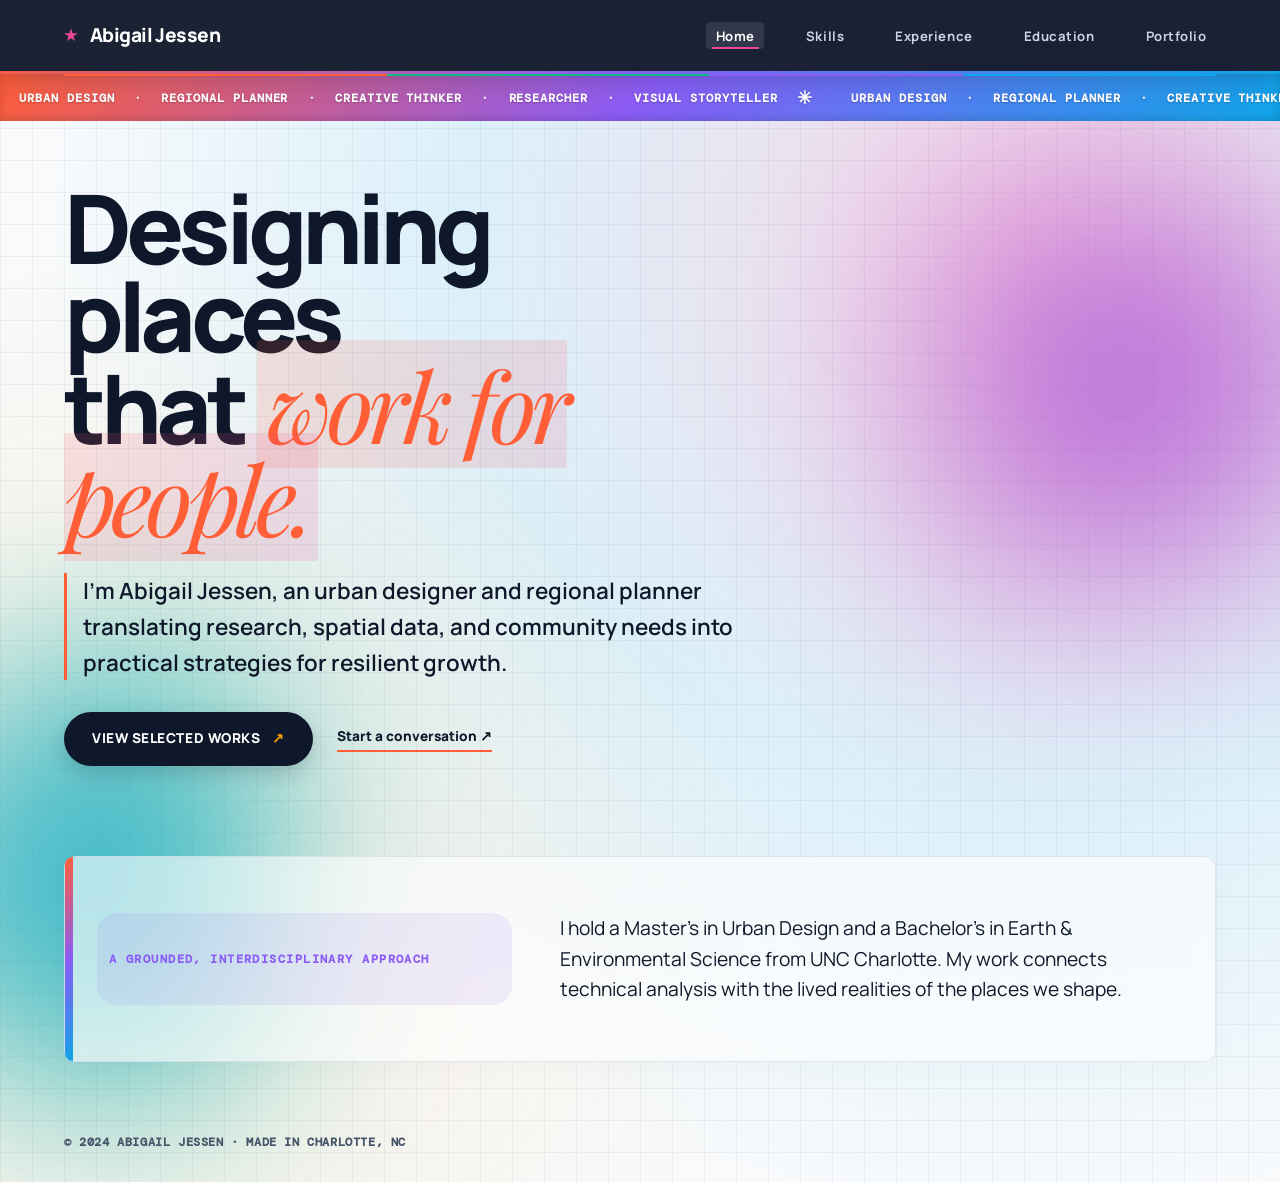
<file: index.html>
<!DOCTYPE html>
<html lang="en">
<head>
  <meta charset="UTF-8">
  <meta name="viewport" content="width=device-width, initial-scale=1.0">
  <meta name="description" content="Abigail Jessen is an urban designer and regional planner focused on resilient, sustainable communities.">
  <meta name="theme-color" content="#101d3a">
  <title>Abigail Jessen | Urban Designer & Regional Planner</title>
  <link rel="stylesheet" href="style.css">
</head>
<body>
  <nav class="navbar">
    <div class="logo">Abigail Jessen</div>
    <ul class="nav-links">
      <li><a href="index.html" class="active">Home</a></li>
      <li><a href="skills.html">Skills</a></li>
      <li><a href="experience.html">Experience</a></li>
      <li><a href="education.html">Education</a></li>
      <li><a href="portfolio.html">Portfolio</a></li>
    </ul>
  </nav>

<div class="ticker-wrap" aria-label="Professional disciplines">
  <div class="ticker-move">
    <div class="ticker-group">
      <p>Urban design <span>·</span> regional planner <span>·</span> creative thinker <span>·</span> researcher <span>·</span> visual storyteller <b>✳</b></p>
    </div>
    <div class="ticker-group" aria-hidden="true">
      <p>Urban design <span>·</span> regional planner <span>·</span> creative thinker <span>·</span> researcher <span>·</span> visual storyteller <b>✳</b></p>
    </div>
  </div>
</div>

  <main class="container">
    <section class="hero profile-card">
      <div class="hero-copy">
        <h1 class="hero-title">Designing places<br>that <em>work for people.</em></h1>
        <p class="lead">I’m Abigail Jessen, an urban designer and regional planner translating research, spatial data, and community needs into practical strategies for resilient growth.</p>
        <div class="cta-buttons">
          <a href="portfolio.html" class="btn">View selected works <span>↗</span></a>
          <a href="mailto:avjessen2003@gmail.com" class="text-link">Start a conversation <span>↗</span></a>
        </div>
      </div>


    </section>

    <section class="intro-strip">
      <p class="eyebrow">A grounded, interdisciplinary approach</p>
      <p>I hold a Master’s in Urban Design and a Bachelor’s in Earth & Environmental Science from UNC Charlotte. My work connects technical analysis with the lived realities of the places we shape.</p>
    </section>

    <footer class="site-footer">
      <p>© 2024 Abigail Jessen · Made in Charlotte, NC</p>
    </footer>
  </main>
</body>
</html
</file>
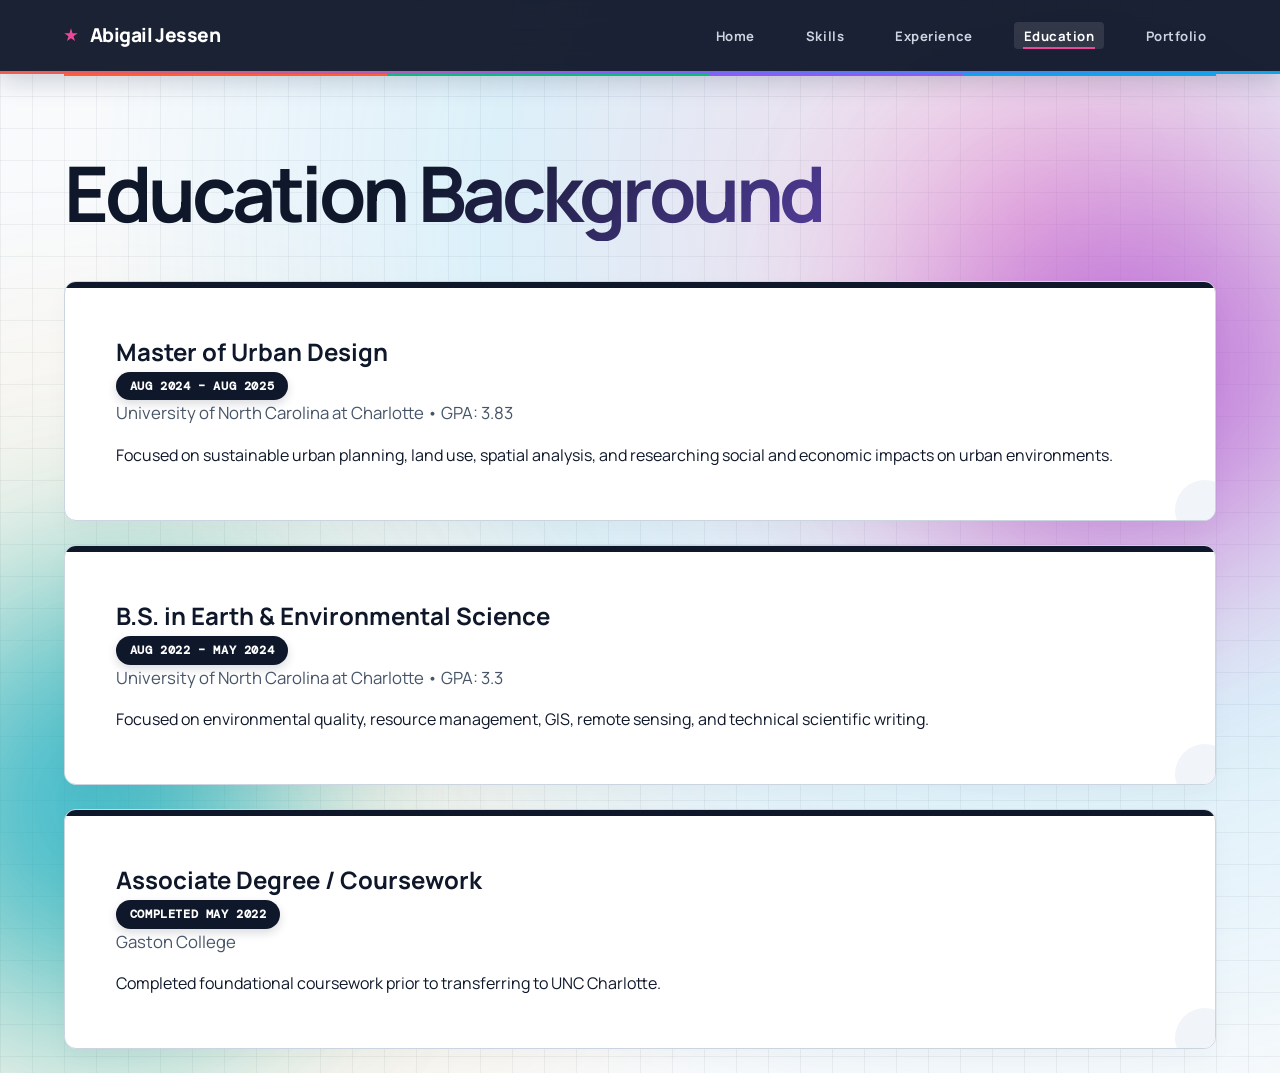
<file: education.html>
<!DOCTYPE html>
<html lang="en">
<head>
  <meta charset="UTF-8">
  <meta name="viewport" content="width=device-width, initial-scale=1.0">
  <title>Education | Abigail Jessen</title>
  <link rel="stylesheet" href="style.css">
</head>
<body>
  <nav class="navbar">
    <div class="logo">Abigail Jessen</div>
    <ul class="nav-links">
      <li><a href="index.html">Home</a></li>
      <li><a href="skills.html">Skills</a></li>
      <li><a href="experience.html">Experience</a></li>
      <li><a href="education.html" class="active">Education</a></li>
      <li><a href="portfolio.html">Portfolio</a></li>
    </ul>
  </nav>

  <main class="container">
    <h1>Education Background</h1>

    <div class="card">
      <div class="card-header">
        <h2>Master of Urban Design</h2>
        <span class="badge">Aug 2024 – Aug 2025</span>
      </div>
      <p class="subtitle">University of North Carolina at Charlotte • GPA: 3.83</p>
      <p>Focused on sustainable urban planning, land use, spatial analysis, and researching social and economic impacts on urban environments.</p>
    </div>

    <div class="card">
      <div class="card-header">
        <h2>B.S. in Earth & Environmental Science</h2>
        <span class="badge">Aug 2022 – May 2024</span>
      </div>
      <p class="subtitle">University of North Carolina at Charlotte • GPA: 3.3</p>
      <p>Focused on environmental quality, resource management, GIS, remote sensing, and technical scientific writing.</p>
    </div>

    <div class="card">
      <div class="card-header">
        <h2>Associate Degree / Coursework</h2>
        <span class="badge">Completed May 2022</span>
      </div>
      <p class="subtitle">Gaston College</p>
      <p>Completed foundational coursework prior to transferring to UNC Charlotte.</p>
    </div>
  </main>
</body>
</html>
</file>
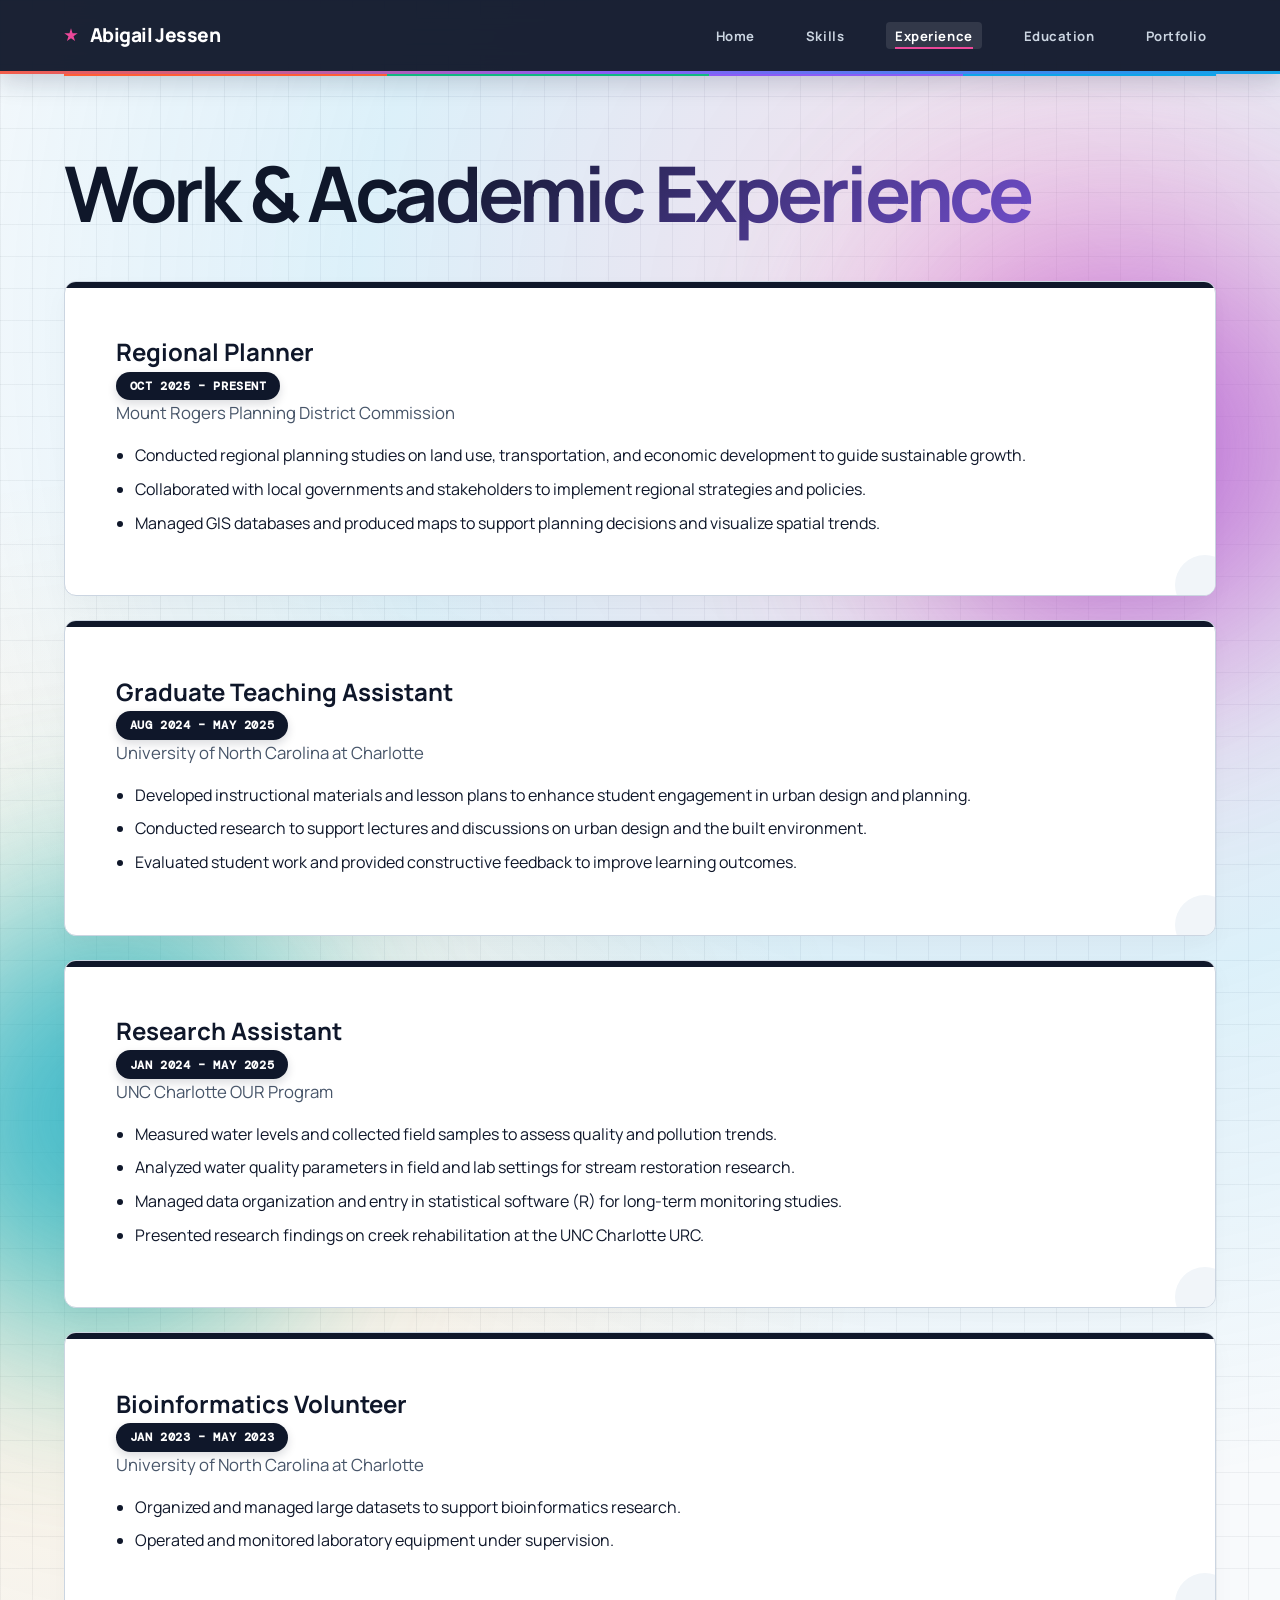
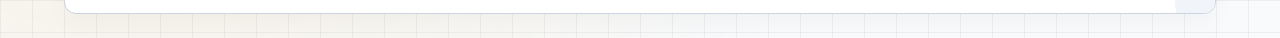
<file: experience.html>
<!DOCTYPE html>
<html lang="en">
<head>
  <meta charset="UTF-8">
  <meta name="viewport" content="width=device-width, initial-scale=1.0">
  <title>Experience | Abigail Jessen</title>
  <link rel="stylesheet" href="style.css">
</head>
<body>
  <nav class="navbar">
    <div class="logo">Abigail Jessen</div>
    <ul class="nav-links">
      <li><a href="index.html">Home</a></li>
      <li><a href="skills.html">Skills</a></li>
      <li><a href="experience.html" class="active">Experience</a></li>
      <li><a href="education.html">Education</a></li>
      <li><a href="portfolio.html">Portfolio</a></li>
    </ul>
  </nav>

  <main class="container">
    <h1>Work & Academic Experience</h1>

    <div class="card">
      <div class="card-header">
        <h2>Regional Planner</h2>
        <span class="badge">Oct 2025 – Present</span>
      </div>
      <p class="subtitle">Mount Rogers Planning District Commission</p>
      <ul>
        <li>Conducted regional planning studies on land use, transportation, and economic development to guide sustainable growth.</li>
        <li>Collaborated with local governments and stakeholders to implement regional strategies and policies.</li>
        <li>Managed GIS databases and produced maps to support planning decisions and visualize spatial trends.</li>
      </ul>
    </div>

    <div class="card">
      <div class="card-header">
        <h2>Graduate Teaching Assistant</h2>
        <span class="badge">Aug 2024 – May 2025</span>
      </div>
      <p class="subtitle">University of North Carolina at Charlotte</p>
      <ul>
        <li>Developed instructional materials and lesson plans to enhance student engagement in urban design and planning.</li>
        <li>Conducted research to support lectures and discussions on urban design and the built environment.</li>
        <li>Evaluated student work and provided constructive feedback to improve learning outcomes.</li>
      </ul>
    </div>

    <div class="card">
      <div class="card-header">
        <h2>Research Assistant</h2>
        <span class="badge">Jan 2024 – May 2025</span>
      </div>
      <p class="subtitle">UNC Charlotte OUR Program</p>
      <ul>
        <li>Measured water levels and collected field samples to assess quality and pollution trends.</li>
        <li>Analyzed water quality parameters in field and lab settings for stream restoration research.</li>
        <li>Managed data organization and entry in statistical software (R) for long-term monitoring studies.</li>
        <li>Presented research findings on creek rehabilitation at the UNC Charlotte URC.</li>
      </ul>
    </div>

    <div class="card">
      <div class="card-header">
        <h2>Bioinformatics Volunteer</h2>
        <span class="badge">Jan 2023 – May 2023</span>
      </div>
      <p class="subtitle">University of North Carolina at Charlotte</p>
      <ul>
        <li>Organized and managed large datasets to support bioinformatics research.</li>
        <li>Operated and monitored laboratory equipment under supervision.</li>
      </ul>
    </div>
  </main>
</body>
</html>
</file>
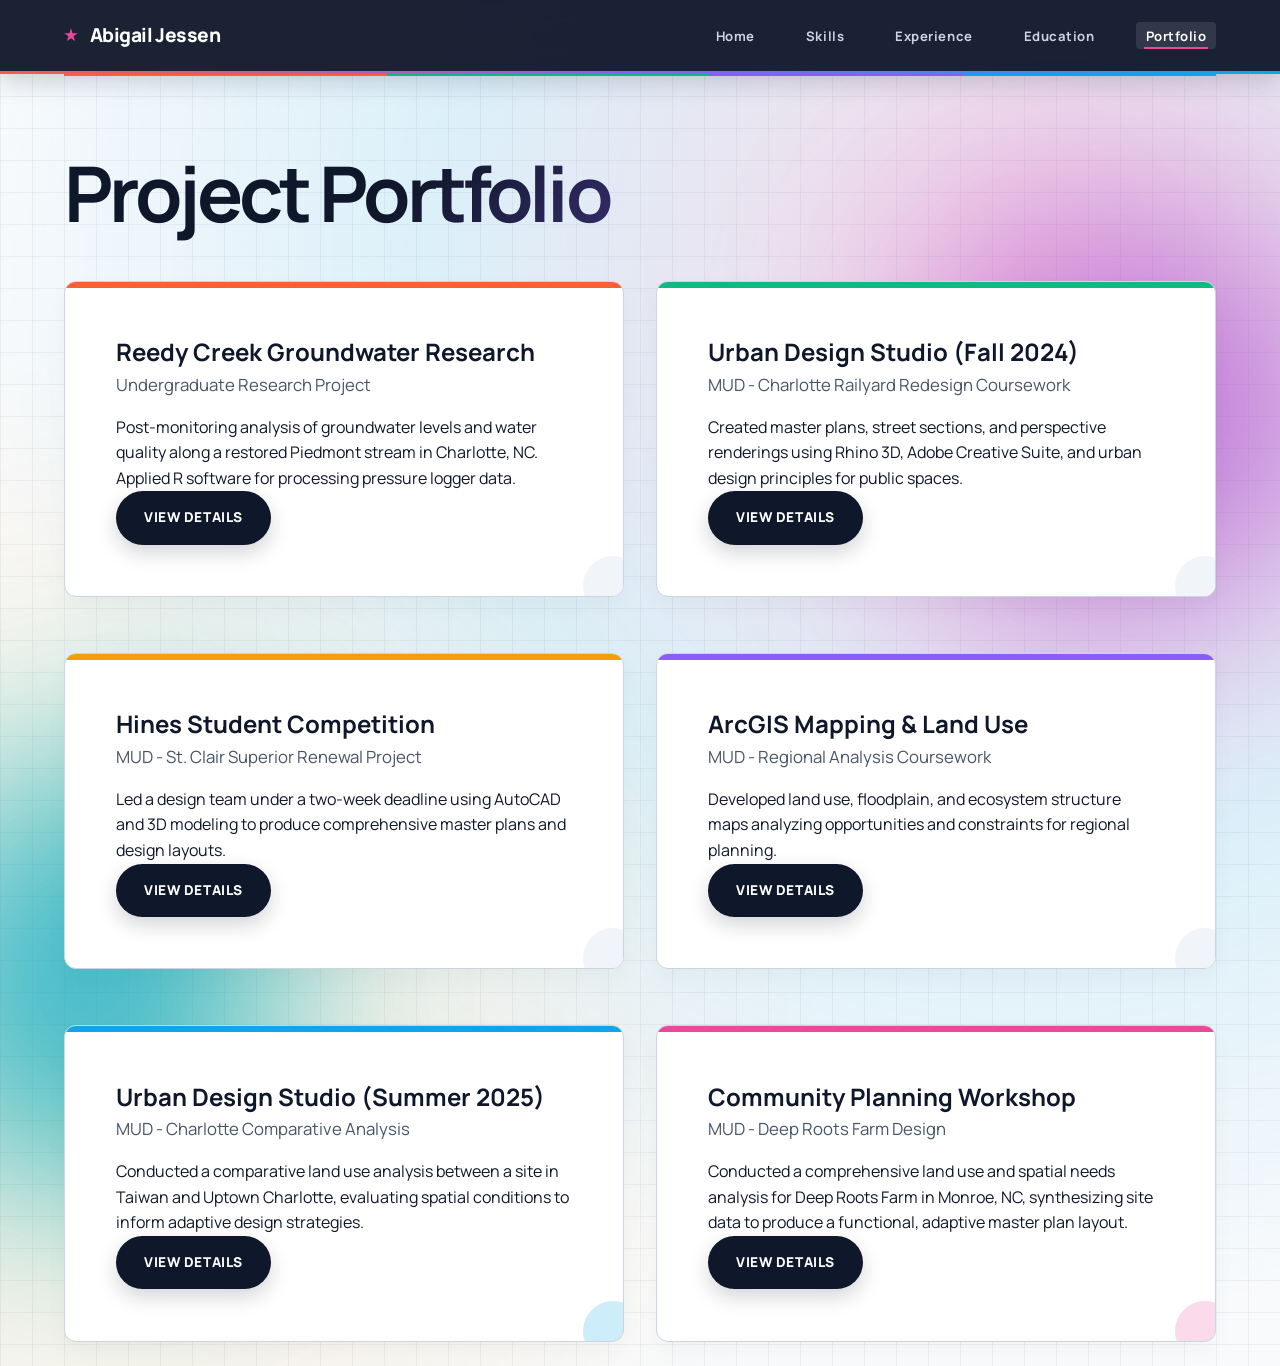
<file: portfolio.html>
<!DOCTYPE html>
<html lang="en">
<head>
  <meta charset="UTF-8">
  <meta name="viewport" content="width=device-width, initial-scale=1.0">
  <title>Portfolio | Abigail Jessen</title>
  <link rel="stylesheet" href="style.css">
</head>
<body>
  <nav class="navbar">
    <div class="logo">Abigail Jessen</div>
    <ul class="nav-links">
      <li><a href="index.html">Home</a></li>
      <li><a href="skills.html">Skills</a></li>
      <li><a href="experience.html">Experience</a></li>
      <li><a href="education.html">Education</a></li>
      <li><a href="portfolio.html" class="active">Portfolio</a></li>
    </ul>
  </nav>

  <main class="container">
    <h1>Project Portfolio</h1>

    <div class="project-grid">
      <div class="card">
        <h2>Reedy Creek Groundwater Research</h2>
        <p class="subtitle">Undergraduate Research Project</p>
        <p>Post-monitoring analysis of groundwater levels and water quality along a restored Piedmont stream in Charlotte, NC. Applied R software for processing pressure logger data.</p>
        <a href="reedy-creek.html" class="btn">View Details</a>
      </div>

      <div class="card">
        <h2>Urban Design Studio (Fall 2024)</h2>
        <p class="subtitle">MUD - Charlotte Railyard Redesign Coursework</p>
        <p>Created master plans, street sections, and perspective renderings using Rhino 3D, Adobe Creative Suite, and urban design principles for public spaces.</p>
        <a href="fall-2024-studio.html" class="btn">View Details</a>
      </div>

      <div class="card">
        <h2>Hines Student Competition</h2>
        <p class="subtitle">MUD - St. Clair Superior Renewal Project</p>
        <p>Led a design team under a two-week deadline using AutoCAD and 3D modeling to produce comprehensive master plans and design layouts.</p>
        <a href="hines-competition.html" class="btn">View Details</a>
      </div>

      <div class="card">
        <h2>ArcGIS Mapping & Land Use</h2>
        <p class="subtitle">MUD - Regional Analysis Coursework</p>
        <p>Developed land use, floodplain, and ecosystem structure maps analyzing opportunities and constraints for regional planning.</p>
        <a href="arcgis-mapping.html" class="btn">View Details</a>
      </div>
      
      <div class="card project-summer">
        <h2>Urban Design Studio (Summer 2025)</h2>
        <p class="subtitle">MUD - Charlotte Comparative Analysis</p>
        <p>Conducted a comparative land use analysis between a site in Taiwan and Uptown Charlotte, evaluating spatial conditions to inform adaptive design strategies.</p>
        <a href="Summer-2025-studio.html" class="btn">View Details</a>
      </div>
      
      <div class="card project-community">
        <h2>Community Planning Workshop</h2>
        <p class="subtitle">MUD - Deep Roots Farm Design</p>
        <p>Conducted a comprehensive land use and spatial needs analysis for Deep Roots Farm in Monroe, NC, synthesizing site data to produce a functional, adaptive master plan layout.</p>
        <a href="community-planning.html" class="btn">View Details</a>
      </div>
    </div>
  </main>
</body>
</html>
</file>
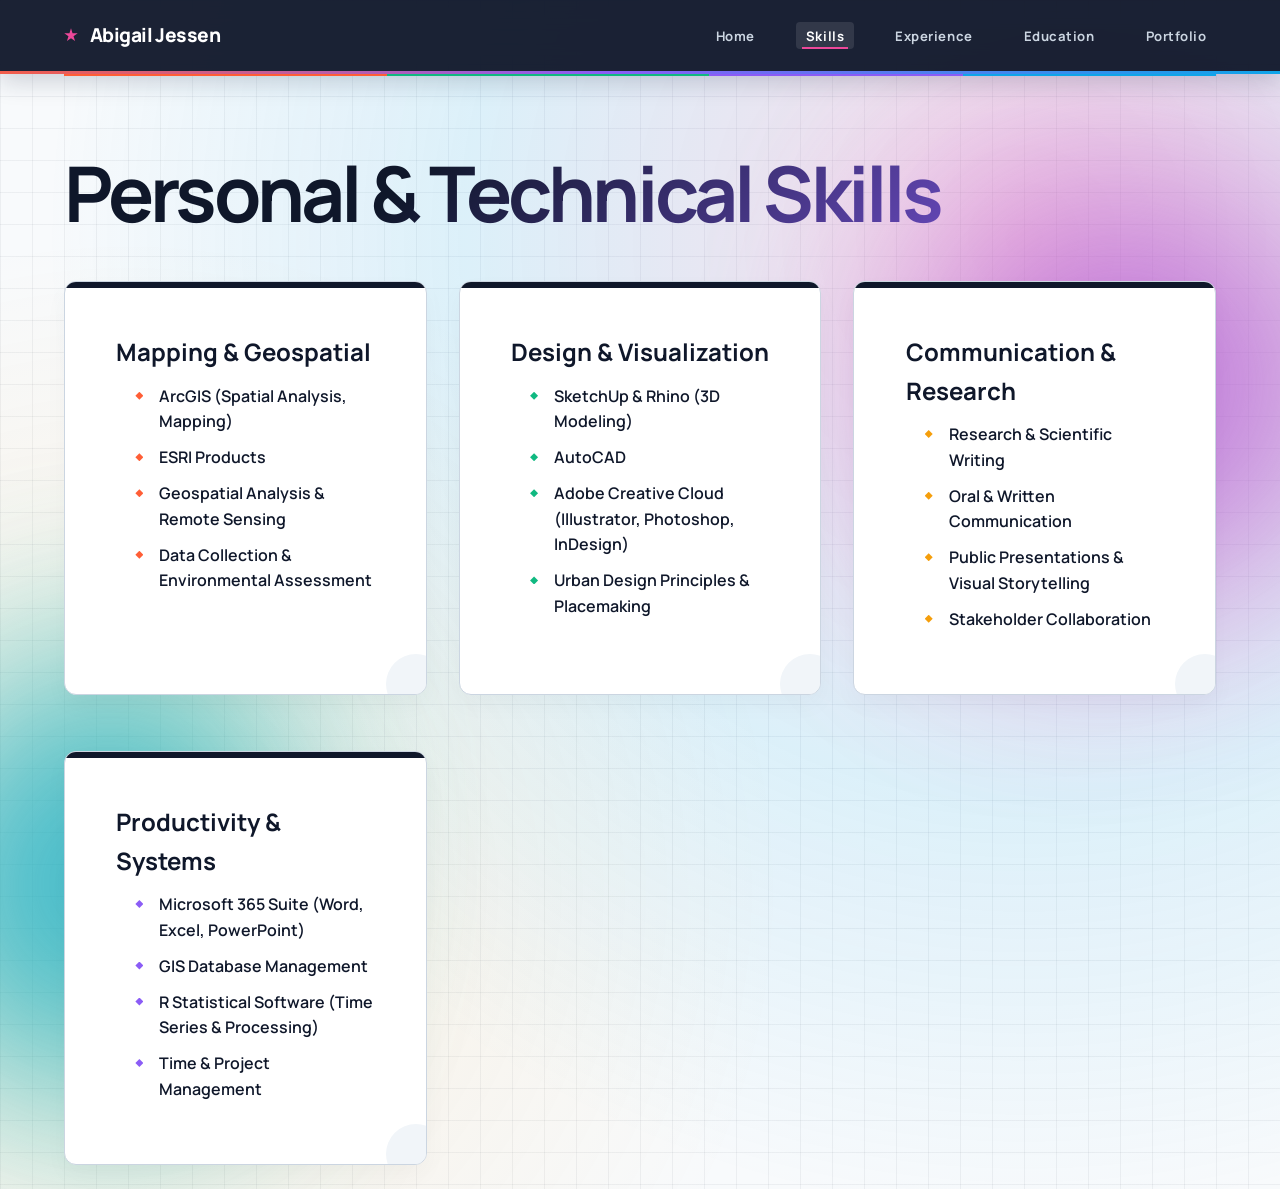
<file: skills.html>
<!DOCTYPE html>
<html lang="en">
<head>
  <meta charset="UTF-8">
  <meta name="viewport" content="width=device-width, initial-scale=1.0">
  <title>Skills | Abigail Jessen</title>
  <link rel="stylesheet" href="style.css">
</head>
<body>
  <nav class="navbar">
    <div class="logo">Abigail Jessen</div>
    <ul class="nav-links">
      <li><a href="index.html">Home</a></li>
      <li><a href="skills.html" class="active">Skills</a></li>
      <li><a href="experience.html">Experience</a></li>
      <li><a href="education.html">Education</a></li>
      <li><a href="portfolio.html">Portfolio</a></li>
    </ul>
  </nav>

  <main class="container">
    <h1>Personal & Technical Skills</h1>

    <div class="skills-grid">
      <div class="card">
        <h2>Mapping & Geospatial</h2>
        <ul class="skill-list">
          <li>ArcGIS (Spatial Analysis, Mapping)</li>
          <li>ESRI Products</li>
          <li>Geospatial Analysis & Remote Sensing</li>
          <li>Data Collection & Environmental Assessment</li>
        </ul>
      </div>

      <div class="card">
        <h2>Design & Visualization</h2>
        <ul class="skill-list">
          <li>SketchUp & Rhino (3D Modeling)</li>
          <li>AutoCAD</li>
          <li>Adobe Creative Cloud (Illustrator, Photoshop, InDesign)</li>
          <li>Urban Design Principles & Placemaking</li>
        </ul>
      </div>

      <div class="card">
        <h2>Communication & Research</h2>
        <ul class="skill-list">
          <li>Research & Scientific Writing</li>
          <li>Oral & Written Communication</li>
          <li>Public Presentations & Visual Storytelling</li>
          <li>Stakeholder Collaboration</li>
        </ul>
      </div>

      <div class="card">
        <h2>Productivity & Systems</h2>
        <ul class="skill-list">
          <li>Microsoft 365 Suite (Word, Excel, PowerPoint)</li>
          <li>GIS Database Management</li>
          <li>R Statistical Software (Time Series & Processing)</li>
          <li>Time & Project Management</li>
        </ul>
      </div>
    </div>
  </main>
</body>
</html>
</file>
<file: style.css>
@import url('https://fonts.googleapis.com/css2?family=DM+Mono:wght@400;500&family=Manrope:wght@400;500;600;700;800&family=Playfair+Display:ital,wght@0,600;1,400&display=swap');

/* ==========================================================================
   DESIGN SYSTEM & ENHANCED PALETTE
   ========================================================================== */
:root {
  /* Rich Deep Navy Base */
  --ink: #0f172a;
  --muted: #475569;
  --paper: #f8fafc;
  --panel: #f1f5f9;
  --line: #cbd5e1;

  /* Vibrant Abstract Palette */
  --accent: #ff5e36;         /* Vivid Coral Orange */
  --accent-gold: #f59e0b;    /* Warm Amber */
  --accent-sage: #10b981;    /* Emerald Green */
  --accent-sky: #0ea5e9;     /* Deep Sky Blue */
  --accent-plum: #8b5cf6;    /* Vivid Violet */
  --accent-rose: #ec4899;    /* Hot Pink */

  /* Surface Elevation & Gradients */
  --card-bg: #ffffff;
  --grid-line: rgba(15, 23, 42, 0.05);
  
  --gradient-art: linear-gradient(135deg, var(--accent) 0%, var(--accent-plum) 50%, var(--accent-sky) 100%);
  --gradient-glow: radial-gradient(circle at 80% 20%, rgba(236, 72, 153, 0.18) 0%, rgba(14, 165, 233, 0.12) 40%, transparent 70%);
}

/* ==========================================================================
   RESET & ARTISTIC BACKGROUND PATTERNS
   ========================================================================== */
* { box-sizing: border-box; margin: 0; padding: 0; }
html { scroll-behavior: smooth; }

body {
  font-family: 'Manrope', sans-serif;
  line-height: 1.6;
  background-color: var(--paper);
  color: var(--ink);
  position: relative;
  overflow-x: hidden;

  /* Organic Shapes & Dynamic Mesh Background */
  background-image: 
    var(--gradient-glow),
    radial-gradient(circle at 10% 75%, rgba(245, 158, 11, 0.12) 0%, transparent 45%),
    linear-gradient(to right, var(--grid-line) 1px, transparent 1px),
    linear-gradient(to bottom, var(--grid-line) 1px, transparent 1px);
  background-size: 100% 100%, 100% 100%, 32px 32px, 32px 32px;
}

/* Artistic Decorative Canvas Objects */
body::before, body::after {
  content: '';
  position: absolute;
  z-index: -1;
  pointer-events: none;
  opacity: 0.8;
}

/* Floating Blob 1 */
body::before {
  top: 15%;
  right: -5%;
  width: 420px;
  height: 420px;
  background: radial-gradient(circle, var(--accent-plum), var(--accent-rose));
  filter: blur(110px);
  border-radius: 40% 60% 70% 30% / 40% 50% 50% 60%;
}

/* Floating Blob 2 */
body::after {
  top: 55%;
  left: -8%;
  width: 380px;
  height: 450px;
  background: radial-gradient(circle, var(--accent-sky), var(--accent-sage));
  filter: blur(100px);
  border-radius: 60% 40% 30% 70% / 60% 30% 70% 40%;
}

a { color: inherit; }

/* ==========================================================================
   NAVIGATION
   ========================================================================== */
.navbar {
  display: flex;
  justify-content: space-between;
  align-items: center;
  background: rgba(15, 23, 42, 0.95);
  backdrop-filter: blur(12px);
  padding: 1.25rem clamp(1.25rem, 5vw, 5rem);
  box-shadow: 0 8px 24px rgba(16,29,58,.18);
  border-bottom: 3px solid transparent;
  border-image: var(--gradient-art) 1;
  position: relative;
  z-index: 100;
}
.navbar::after { content: ''; position: absolute; left: 5vw; right: 5vw; bottom: -5px; height: 2px; background: linear-gradient(90deg, var(--accent) 0 28%, var(--accent-sage) 28% 56%, var(--accent-plum) 56% 78%, var(--accent-sky) 78%); }

.navbar .logo {
  color: #ffffff;
  font-weight: 800;
  font-size: 1.2rem;
  letter-spacing: -.03em;
  text-decoration: none;
  display: inline-flex;
  align-items: center;
  gap: 0.5rem;
}

.navbar .logo span {
  background: linear-gradient(90deg, var(--accent), var(--accent-gold));
  -webkit-background-clip: text;
  background-clip: text;
  -webkit-text-fill-color: transparent;
}

/* Geometric Logo Mark (Morphing Star) */
.navbar .logo::before {
  content: '';
  display: inline-block;
  width: 14px;
  height: 14px;
  background: var(--accent-rose);
  clip-path: polygon(50% 0%, 61% 35%, 98% 35%, 68% 57%, 79% 91%, 50% 70%, 21% 91%, 32% 57%, 2% 35%, 39% 35%);
  margin-right: 4px;
}

.nav-links {
  display: flex;
  list-style: none;
  gap: clamp(1rem, 2.5vw, 2.25rem);
}

.nav-links a {
  color: #cbd5e1;
  text-decoration: none;
  font-size: .82rem;
  font-weight: 700;
  letter-spacing: .04em;
  padding: 0.3rem 0.6rem;
  border-radius: 4px;
  position: relative;
  transition: all 0.3s ease;
}

.nav-links a:hover,
.nav-links a.active {
  color: #ffffff;
  background: rgba(255, 255, 255, 0.1);
}

.nav-links a.active::after {
  content: '';
  position: absolute;
  bottom: 0;
  left: 10%;
  width: 80%;
  height: 2px;
  background: var(--accent-rose);
}

/* ==========================================================================
   SCROLLING TICKER BANNER
   ========================================================================== */
.ticker-wrap {
  overflow: hidden;
  width: 100%;
  background: var(--gradient-art);
  color: #ffffff;
  box-shadow: inset 0 -2px 10px rgba(0, 0, 0, 0.15);
}

.ticker-move {
  display: flex;
  width: max-content;
  animation: ticker-scroll 24s linear infinite;
}

.ticker-move p {
  display: flex;
  align-items: center;
  gap: 1.2rem;
  min-width: max-content;
  padding: .8rem 1.2rem;
  font: 700 .75rem 'DM Mono', monospace;
  letter-spacing: .08em;
  text-transform: uppercase;
  text-shadow: 0 1px 2px rgba(0, 0, 0, 0.2);
}

.ticker-move p span { opacity: 0.85; }
.ticker-move p b { font-size: 1.1rem; color: #ffffff; }

@keyframes ticker-scroll { to { transform: translateX(-50%); } }

/* ==========================================================================
   LAYOUT CONTAINER & HEADINGS
   ========================================================================== */
.container {
  max-width: 1280px;
  margin: 0 auto;
  padding: 0 clamp(1.25rem, 5vw, 5rem);
}

.container > h1 {
  margin: clamp(2.5rem, 6vw, 5rem) 0 2.5rem;
  font-size: clamp(2.5rem, 6vw, 5rem);
  line-height: 1.1;
  letter-spacing: -.05em;
  padding-bottom: .08em;
  background: linear-gradient(135deg, var(--ink) 30%, var(--accent-plum));
  -webkit-background-clip: text;
  background-clip: text;
  -webkit-text-fill-color: transparent;
}

.eyebrow {
  font: 700 .75rem 'DM Mono', monospace;
  letter-spacing: .12em;
  text-transform: uppercase;
  color: var(--accent-plum);
  display: inline-flex;
  align-items: center;
  background: rgba(139, 92, 246, 0.1);
  padding: 0.25rem 0.75rem;
  border-radius: 20px;
}

.status-dot {
  display: inline-block;
  width: 8px;
  height: 8px;
  margin-right: 8px;
  border-radius: 50%;
  background: var(--accent-sage);
  box-shadow: 0 0 8px var(--accent-sage);
}

.subtitle {
  color: var(--muted);
  font-size: 1.05rem;
  margin-bottom: 1rem;
}

.lead {
  max-width: 680px;
  font-size: clamp(1.1rem, 1.8vw, 1.4rem);
  font-weight: 600;
  color: var(--ink);
  margin-bottom: 2rem;
  border-left: 3px solid var(--accent);
  padding-left: 1rem;
}

/* ==========================================================================
   HERO SECTION & ABSTRACT GRAPHIC PANEL
   ========================================================================== */
.hero {
  display: grid;
  grid-template-columns: minmax(0, 1.3fr) minmax(280px, .7fr);
  gap: clamp(2rem, 6vw, 6rem);
  align-items: center;
  padding-top: clamp(1.5rem, 3vw, 3rem);
  padding-bottom: clamp(2.5rem, 7vw, 7rem);
}

.hero-title {
  margin: 1.5rem 0 1.75rem;
  font-size: clamp(3.2rem, 7.5vw, 7.2rem);
  line-height: .92;
  letter-spacing: -.06em;
  font-weight: 800;
}

.hero-title em,
.contact-bar h2 em {
  color: var(--accent);
  font-family: 'Playfair Display', Georgia, serif;
  font-style: italic;
  font-weight: 400;
  padding: 0 0.1em;
  background: linear-gradient(120deg, rgba(255, 94, 54, 0.15) 0%, rgba(236, 72, 153, 0.15) 100%);
  border-radius: 4px;
}

/* Abstract Graphic Side Panel with Angular Cuts */
.hero-panel {
  background: var(--ink);
  color: #ffffff;
  padding: 2.2rem;
  min-height: 360px;
  display: flex;
  flex-direction: column;
  justify-content: space-between;
  position: relative;
  overflow: hidden;
  isolation: isolate;
  border-radius: 16px;
  clip-path: polygon(0 0, 100% 2%, 98% 100%, 2% 98%);
  box-shadow: 0 20px 40px rgba(15, 23, 42, 0.25);
}

.hero-panel::before {
  content: '';
  position: absolute;
  width: 200px;
  height: 200px;
  background: var(--gradient-art);
  clip-path: polygon(50% 0%, 100% 38%, 82% 100%, 18% 100%, 0% 38%);
  right: -50px;
  top: -50px;
  z-index: -1;
  opacity: 0.6;
}

.hero-panel::after {
  content: '';
  position: absolute;
  width: 140px;
  height: 140px;
  border: 2px solid var(--accent-gold);
  border-radius: 50%;
  right: 20px;
  bottom: -40px;
  z-index: -1;
}

.panel-mark {
  font-size: 4.5rem;
  font-weight: 800;
  letter-spacing: -.12em;
  line-height: 1;
  background: linear-gradient(180deg, #ffffff, #94a3b8);
  -webkit-background-clip: text;
  background-clip: text;
  -webkit-text-fill-color: transparent;
}

.panel-mark::after {
  content: '';
  display: block;
  width: 45px;
  height: 6px;
  background: var(--gradient-art);
  margin-top: 0.75rem;
  border-radius: 3px;
}

.panel-label {
  font: 700 .68rem 'DM Mono', monospace;
  text-transform: uppercase;
  color: var(--accent-sky);
  margin-top: 2rem;
}

.hero-panel li {
  display: flex;
  gap: 1rem;
  padding: .75rem 0;
  border-top: 1px solid rgba(255, 255, 255, 0.1);
  font-size: .85rem;
  font-weight: 600;
}

.hero-panel li span {
  color: var(--accent-gold);
  font: 700 .7rem 'DM Mono', monospace;
}

/* Intro Strip Divider Section with Diagonal Cut */
.intro-strip {
  display: grid;
  grid-template-columns: .8fr 1.2fr;
  gap: 3rem;
  padding: 3.5rem 2rem;
  background: rgba(255, 255, 255, 0.6);
  backdrop-filter: blur(8px);
  border-radius: 12px;
  border: 1px solid rgba(203, 213, 225, 0.6);
  margin-bottom: 2.5rem;
  position: relative;
  box-shadow: 0 10px 30px rgba(0, 0, 0, 0.02);
}

.intro-strip::before {
  content: '';
  position: absolute;
  left: 0;
  top: 0;
  width: 8px;
  height: 100%;
  background: var(--gradient-art);
  border-radius: 12px 0 0 12px;
}

.intro-strip > p:last-child {
  max-width: 650px;
  font-size: 1.2rem;
  line-height: 1.6;
}

/* ==========================================================================
   CARDS & GRID SYSTEM WITH ARTISTIC SHAPES & BORDERS
   ========================================================================== */
.project-grid {
  display: grid;
  grid-template-columns: repeat(2, minmax(0, 1fr));
  gap: 2rem;
}

.card {
  background: var(--card-bg);
  border: 1px solid var(--line);
  border-radius: 12px;
  padding: clamp(1.75rem, 4vw, 3.5rem);
  margin-bottom: 1.5rem;
  box-shadow: 0 10px 25px rgba(15, 23, 42, 0.03);
  position: relative;
  overflow: hidden;
  transition: all 0.3s cubic-bezier(0.16, 1, 0.3, 1);
}

/* Top Accent Wave Indicator */
.card::before {
  content: '';
  position: absolute;
  top: 0;
  left: 0;
  width: 100%;
  height: 6px;
  background: var(--ink);
}

/* Color Accent System for Cards */
.project-grid .card:nth-child(1)::before { background: var(--accent); }
.project-grid .card:nth-child(2)::before { background: var(--accent-sage); }
.project-grid .card:nth-child(3)::before { background: var(--accent-gold); }
.project-grid .card:nth-child(4)::before { background: var(--accent-plum); }
.project-grid .project-summer::before { background: var(--accent-sky); }
.project-grid .project-summer::after { background: rgba(14, 165, 233, .2); }
.project-grid .project-community::before { background: var(--accent-rose); }
.project-grid .project-community::after { background: rgba(236, 72, 153, .2); }

/* Decorative Corner Accents on Hover */
.card::after {
  content: '';
  position: absolute;
  bottom: -20px;
  right: -20px;
  width: 60px;
  height: 60px;
  background: var(--panel);
  border-radius: 50%;
  transition: transform 0.3s ease;
  z-index: 0;
}

.card:hover {
  transform: translateY(-6px) scale(1.01);
  box-shadow: 0 20px 40px rgba(15, 23, 42, 0.08);
  border-color: rgba(15, 23, 42, 0.2);
}

.card:hover::after {
  transform: scale(2.5);
  background: rgba(241, 245, 249, 0.5);
}

.card-header, .card p, .card ul {
  position: relative;
  z-index: 1;
}

.card ul {
  padding-left: 1.2rem;
  margin-top: 0.75rem;
}

.card li { margin-bottom: 0.5rem; }

/* ==========================================================================
   ABSTRACT BADGES & SKILLS GRID
   ========================================================================== */
.badge {
  display: inline-flex;
  align-items: center;
  gap: 0.5rem;
  background-color: var(--ink);
  color: #ffffff;
  font: 700 0.75rem 'DM Mono', monospace;
  padding: 0.4rem 0.85rem;
  border-radius: 30px;
  text-transform: uppercase;
  letter-spacing: 0.05em;
  box-shadow: 0 4px 10px rgba(15, 23, 42, 0.15);
}

.skills-grid {
  display: grid;
  grid-template-columns: repeat(auto-fit, minmax(280px, 1fr));
  gap: 2rem;
}

.skills-grid .card:nth-child(1) .badge { background: var(--accent); }
.skills-grid .card:nth-child(2) .badge { background: var(--accent-sage); }
.skills-grid .card:nth-child(3) .badge { background: var(--accent-gold); }
.skills-grid .card:nth-child(4) .badge { background: var(--accent-plum); }

.skill-list {
  list-style-type: none;
  padding-left: 0;
  margin-top: 1rem;
}

.skill-list li {
  position: relative;
  padding-left: 1.5rem;
  margin-bottom: 0.65rem;
  font-weight: 600;
}

/* Custom Shape Bullet Indicators */
.skill-list li::before {
  content: '';
  position: absolute;
  left: 0;
  top: 0.5em;
  width: 8px;
  height: 8px;
  background-color: var(--accent);
  clip-path: polygon(50% 0%, 100% 50%, 50% 100%, 0% 50%);
}

.skills-grid .card:nth-child(2) .skill-list li::before { background-color: var(--accent-sage); }
.skills-grid .card:nth-child(3) .skill-list li::before { background-color: var(--accent-gold); }
.skills-grid .card:nth-child(4) .skill-list li::before { background-color: var(--accent-plum); }

/* ==========================================================================
   EXPRESSIVE BUTTONS & LINKS
   ========================================================================== */
.cta-buttons {
  display: flex;
  align-items: center;
  gap: 1.5rem;
  flex-wrap: wrap;
}

.btn {
  display: inline-flex;
  gap: 0.75rem;
  align-items: center;
  padding: 1rem 1.75rem;
  background: var(--ink);
  color: #ffffff;
  text-decoration: none;
  font-size: .85rem;
  font-weight: 800;
  letter-spacing: 0.04em;
  text-transform: uppercase;
  border-radius: 40px;
  transition: all 0.3s cubic-bezier(0.16, 1, 0.3, 1);
  box-shadow: 0 8px 20px rgba(15, 23, 42, 0.18);
  position: relative;
  overflow: hidden;
}

.btn::before {
  content: '';
  position: absolute;
  top: 0;
  left: -100%;
  width: 100%;
  height: 100%;
  background: var(--gradient-art);
  transition: transform 0.4s ease;
  z-index: 0;
}

.btn span {
  position: relative;
  z-index: 1;
  color: var(--accent-gold);
}

.btn:hover {
  transform: translateY(-3px) scale(1.02);
  box-shadow: 0 12px 28px rgba(255, 94, 54, 0.3);
  color: #ffffff;
}

.btn:hover::before {
  transform: translateX(100%);
}

.text-link {
  font-size: .85rem;
  font-weight: 800;
  color: var(--ink);
  text-decoration: none;
  border-bottom: 2px solid var(--accent);
  padding-bottom: 2px;
  transition: all 0.2s ease;
}

.text-link:hover {
  color: var(--accent);
  border-color: var(--ink);
}

/* ==========================================================================
   CONTACT BAR & FOOTERS (Angled Art Layout)
   ========================================================================== */
.contact-bar {
  display: flex;
  justify-content: space-between;
  gap: 2rem;
  align-items: center;
  background: var(--ink);
  color: var(--paper);
  padding: clamp(3rem, 6vw, 5rem);
  margin-top: 3rem;
  border-radius: 20px;
  clip-path: polygon(0 4%, 100% 0%, 100% 100%, 0% 100%);
  position: relative;
  overflow: hidden;
}

.contact-bar::before {
  content: '';
  position: absolute;
  right: -50px;
  bottom: -50px;
  width: 250px;
  height: 250px;
  background: var(--gradient-art);
  border-radius: 50%;
  filter: blur(50px);
  opacity: 0.4;
  pointer-events: none;
}

.contact-bar h2 {
  font-size: clamp(2rem, 4.5vw, 3.8rem);
  line-height: 1.05;
  letter-spacing: -.04em;
}

.contact-item {
  color: #ffffff;
  font-size: 1rem;
  font-weight: 700;
  text-decoration: none;
  background: rgba(255, 255, 255, 0.08);
  border: 1px solid rgba(255, 255, 255, 0.15);
  padding: 0.8rem 1.5rem;
  border-radius: 30px;
  transition: all 0.3s ease;
}

.contact-item:hover {
  background: var(--accent);
  color: #ffffff;
  transform: scale(1.05);
}

.site-footer {
  padding: 2rem 0;
  color: var(--muted);
  font: 700 .75rem 'DM Mono', monospace;
  text-transform: uppercase;
  letter-spacing: .05em;
}

.project-footer {
  margin-top: 3rem;
  padding: 2rem clamp(1.25rem, 5vw, 5rem);
  background: var(--ink);
  color: #94a3b8;
  font: .75rem 'DM Mono', monospace;
  border-top: 4px solid var(--accent-rose);
}
.project-detail { margin-top: 1.5rem; }
.project-detail > h1 { margin: .75rem 0 .5rem; font-size: clamp(2.1rem, 5vw, 4.7rem); line-height: 1.08; letter-spacing: -.06em; background: linear-gradient(135deg, var(--ink) 30%, var(--accent-plum)); -webkit-background-clip: text; background-clip: text; -webkit-text-fill-color: transparent; }
.project-detail > h2 { margin-top: 2.25rem; margin-bottom: .9rem; font-size: clamp(1.35rem, 2.4vw, 2rem); letter-spacing: -.04em; }
.project-detail > .lead { margin-top: 1.5rem; }
.project-detail > .skills-grid { margin-top: .75rem; }
.project-detail .card-header { margin-bottom: .5rem; }
.project-image { display: block; width: 100%; height: auto; max-width: 1200px; border-radius: 12px; border: 1px solid rgba(0,0,0,.08); box-shadow: 0 12px 28px rgba(0,0,0,.08); }
.project-detail .project-poster { margin-top: 2rem; }

/* ==========================================================================
   MEDIA / PDF / POSTER CONTAINERS
   ========================================================================== */
.pdf-viewer {
  margin: 0 0 2.5rem;
  border: 2px solid var(--ink);
  border-radius: 12px;
  background: #ffffff;
  overflow: hidden;
  box-shadow: 0 15px 30px rgba(0, 0, 0, 0.06);
}

.pdf-viewer iframe {
  display: block;
  width: 100%;
  height: min(78vw, 820px);
  min-height: 520px;
  border: 0;
}

.pdf-viewer-label {
  display: flex;
  justify-content: space-between;
  align-items: center;
  padding: 1rem 1.25rem;
  background: var(--ink);
  color: #ffffff;
  font: 700 .7rem 'DM Mono', monospace;
  letter-spacing: .08em;
  text-transform: uppercase;
}

.pdf-viewer-label .text-link {
  color: var(--accent-gold);
  border-color: var(--accent-gold);
}

.project-poster {
  max-width: 100%;
  margin: 2rem 0 2.5rem;
  padding: 1rem;
  background: #ffffff;
  border: 1px solid var(--line);
  border-radius: 12px;
  box-shadow: 0 10px 30px rgba(0, 0, 0, 0.05);
}

.poster-link img {
  display: block;
  width: 100%;
  height: auto;
  border-radius: 8px;
  transition: transform 0.3s ease;
}

.poster-link:hover img {
  transform: scale(0.99);
}

/* ==========================================================================
   RESPONSIVE LAYOUT
   ========================================================================== */
@media (max-width: 768px) {
  .navbar {
    align-items: flex-start;
    gap: 1.25rem;
    flex-direction: column;
  }
  .nav-links {
    width: 100%;
    justify-content: space-between;
  }
  .hero { grid-template-columns: 1fr; }
  .hero-panel { clip-path: none; margin-top: 1rem; }
  .contact-bar { clip-path: none; flex-direction: column; align-items: flex-start; }
  .project-grid { grid-template-columns: 1fr; }
}

@media (prefers-reduced-motion: reduce) {
  body::before, body::after { display: none; }
  .ticker-move { animation: none; }
  .card, .btn { transition: none; }
}
</file>
